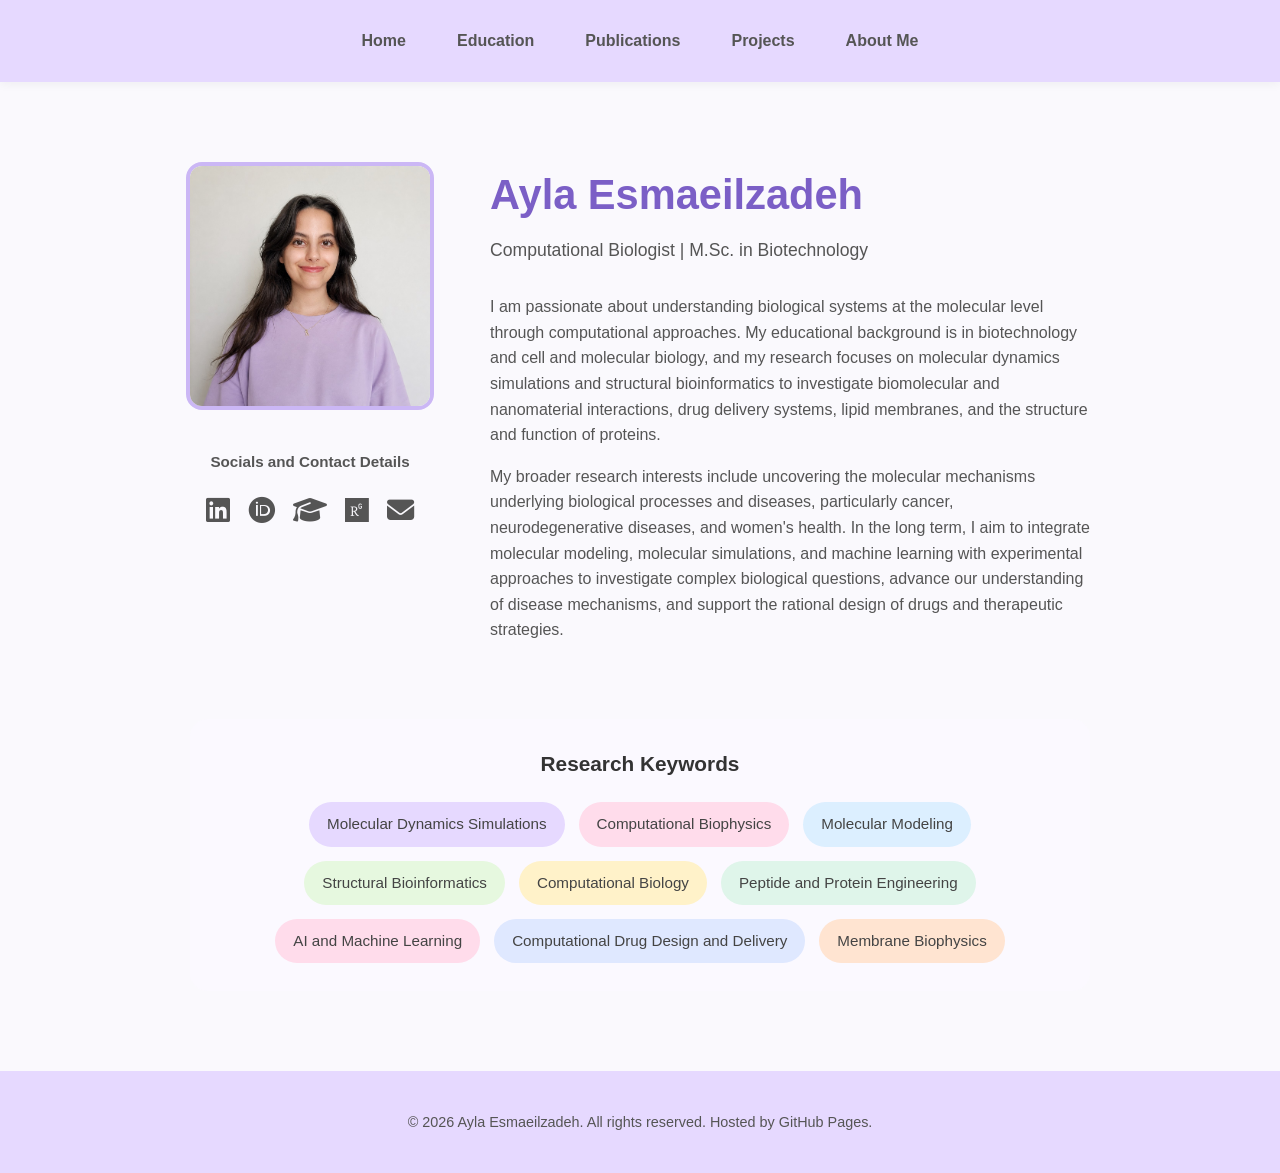
<file: index.html>
<!DOCTYPE html>
<html lang="en">
<head>
  <meta charset="UTF-8">
  <title>Ayla Esmaeilzadeh</title>

  <link rel="stylesheet" href="style.css">

  <!-- Font Awesome Icons -->
  <link rel="stylesheet"
        href="https://cdnjs.cloudflare.com/ajax/libs/font-awesome/6.5.2/css/all.min.css">
</head>

<body>

<nav>
  <a href="index.html">Home</a>
  <a href="education.html">Education</a>
  <a href="publications.html">Publications</a>
  <a href="projects.html">Projects</a>
  <a href="interests.html">About Me</a>
</nav>

<div class="container">

  <!-- Home Layout -->
  <div class="home">

    <!-- Left Column -->
    <div class="profile-section">

      <img src="images/profile.jpg"
           alt="Profile photo"
           class="profile-pic">

      <div class="contact-box">
        <h3>Socials and Contact Details</h3>

        <div class="social-icons">

          <a href="https://www.linkedin.com/in/ayla-esmaeilzadeh-b43726248/"
             target="_blank"
             aria-label="LinkedIn">
            <i class="fab fa-linkedin"></i>
          </a>

          <a href="https://orcid.org/0009-0009-0398-2998"
             target="_blank"
             aria-label="ORCID">
            <i class="fab fa-orcid"></i>
          </a>

          <a href="https://scholar.google.com/citations?user=DpHPRYr-ygQC&hl=en"
             target="_blank"
             aria-label="Google Scholar">
            <i class="fas fa-graduation-cap"></i>
          </a>

          <a href="https://www.researchgate.net/profile/Ayla-Esmaeilzadeh"
             target="_blank"
             rel="noopener noreferrer"
             aria-label="ResearchGate">
            <i class="fab fa-researchgate"></i>
          </a>
          
          <a href="mailto:aylaesmaeilzade@gmail.com"
             aria-label="Email">
            <i class="fas fa-envelope"></i>
          </a>

        </div>
      </div>

    </div>

    <!-- Right Column -->
    <div class="home-text">

      <h1>Ayla Esmaeilzadeh</h1>

      <p class="subtitle">
        Computational Biologist | M.Sc. in Biotechnology
      </p>

      <p>
        I am passionate about understanding biological systems at the molecular level through computational approaches. My educational background is in biotechnology and cell and molecular biology, and my research focuses on molecular dynamics simulations and structural bioinformatics to investigate biomolecular and nanomaterial interactions, drug delivery systems, lipid membranes, and the structure and function of proteins.

      <p>
        My broader research interests include uncovering the molecular mechanisms underlying biological processes and diseases, particularly cancer, neurodegenerative diseases, and women's health. In the long term, I aim to integrate molecular modeling, molecular simulations, and machine learning with experimental approaches to investigate complex biological questions, advance our understanding of disease mechanisms, and support the rational design of drugs and therapeutic strategies.
      </p>

    </div>

  </div>

  <!-- Research Keywords -->

  <div class="keywords-box">

    <h3>Research Keywords</h3>

    <div class="keyword-tags">
      
      <span class="keyword">Molecular Dynamics Simulations</span>
      <span class="keyword">Computational Biophysics</span>
      <span class="keyword">Molecular Modeling</span>
      <span class="keyword">Structural Bioinformatics</span>
      <span class="keyword">Computational Biology</span>
      <span class="keyword">Peptide and Protein Engineering</span>
      <span class="keyword">AI and Machine Learning</span>
      <span class="keyword">Computational Drug Design and Delivery</span>
      <span class="keyword">Membrane Biophysics</span>

    </div>

  </div>

</div>

<footer>
  <p>© 2026 Ayla Esmaeilzadeh. All rights reserved. Hosted by GitHub Pages.</p>
</footer>

</body>
</html>
</file>
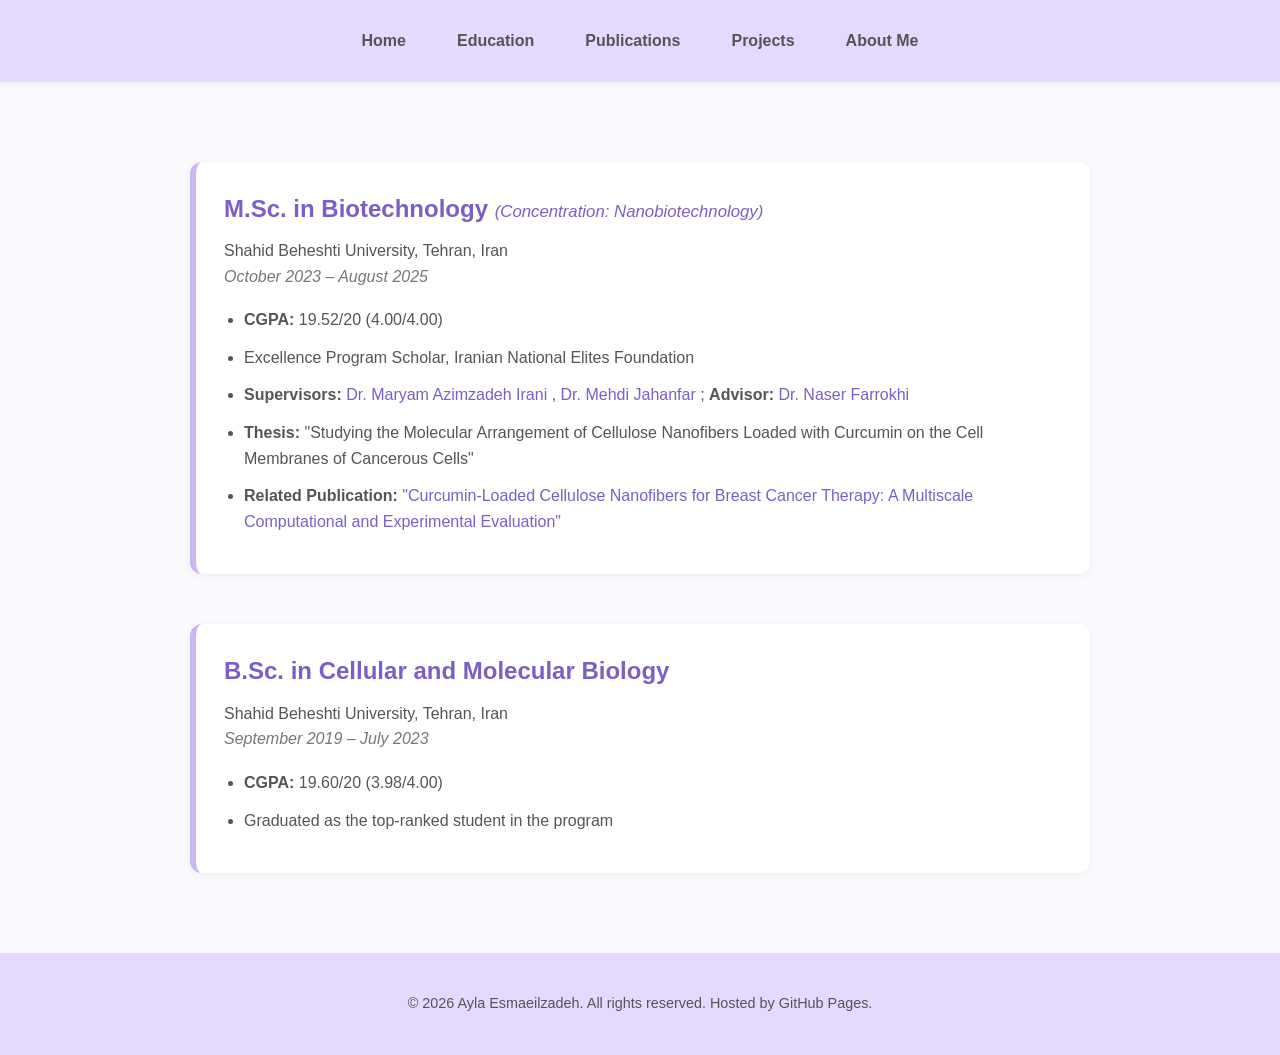
<file: education.html>
<!DOCTYPE html>

<html lang="en">
<head>
  <meta charset="UTF-8">
  <title>Education</title>
  <link rel="stylesheet" href="style.css">
</head>

<body>

<nav>
  <a href="index.html">Home</a>
  <a href="education.html">Education</a>
  <a href="publications.html">Publications</a>
  <a href="projects.html">Projects</a>
  <a href="interests.html">About Me</a>
</nav>

<div class="container">

  <!-- M.Sc. -->

  <div class="education-card">

    
<h3 class="degree-title">
  M.Sc. in Biotechnology
  <span class="concentration">
    (Concentration: Nanobiotechnology)
  </span>
</h3>

<p class="education-info">
  Shahid Beheshti University, Tehran, Iran
  <br>
  <span class="education-date">
    October 2023 – August 2025
  </span>
</p>

<ul class="education-list">

  <li>
    <strong>CGPA:</strong> 19.52/20 (4.00/4.00)
  </li>

  <li>
    Excellence Program Scholar,
    Iranian National Elites Foundation
  </li>

  <li>
    <strong>Supervisors:</strong>
    <a href="https://scholar.google.com/citations?user=M7ukgnEAAAAJ&hl=en"
       target="_blank">
      Dr. Maryam Azimzadeh Irani
    </a>,
    <a href="https://scholar.google.com/citations?user=tRwqeeoAAAAJ&hl=en"
       target="_blank">
      Dr. Mehdi Jahanfar
    </a>;
    <strong>Advisor:</strong>
    <a href="https://scholar.google.com/citations?user=ioUXQlUAAAAJ&hl=en"
       target="_blank">
      Dr. Naser Farrokhi
    </a>
  </li>

  <li>
    <strong>Thesis:</strong>
    "Studying the Molecular Arrangement of
    Cellulose Nanofibers Loaded with Curcumin
    on the Cell Membranes of Cancerous Cells"
  </li>

  <li>
    <strong>Related Publication:</strong>
    <a href="https://doi.org/10.2147/IJN.S631565"
       target="_blank">
      "Curcumin-Loaded Cellulose Nanofibers for Breast Cancer Therapy:
      A Multiscale Computational and Experimental Evaluation"
    </a>
  </li>

</ul>


  </div>

  <!-- B.Sc. -->

  <div class="education-card">


<h3 class="degree-title">
  B.Sc. in Cellular and Molecular Biology
</h3>

<p class="education-info">
  Shahid Beheshti University, Tehran, Iran
  <br>
  <span class="education-date">
    September 2019 – July 2023
  </span>
</p>

<ul class="education-list">

  <li>
    <strong>CGPA:</strong> 19.60/20 (3.98/4.00)
  </li>

  <li>
    Graduated as the top-ranked student
    in the program
  </li>

</ul>


  </div>

</div>

<footer>
  <p>© 2026 Ayla Esmaeilzadeh. All rights reserved. Hosted by GitHub Pages.</p>
</footer>

</body>
</html>
</file>
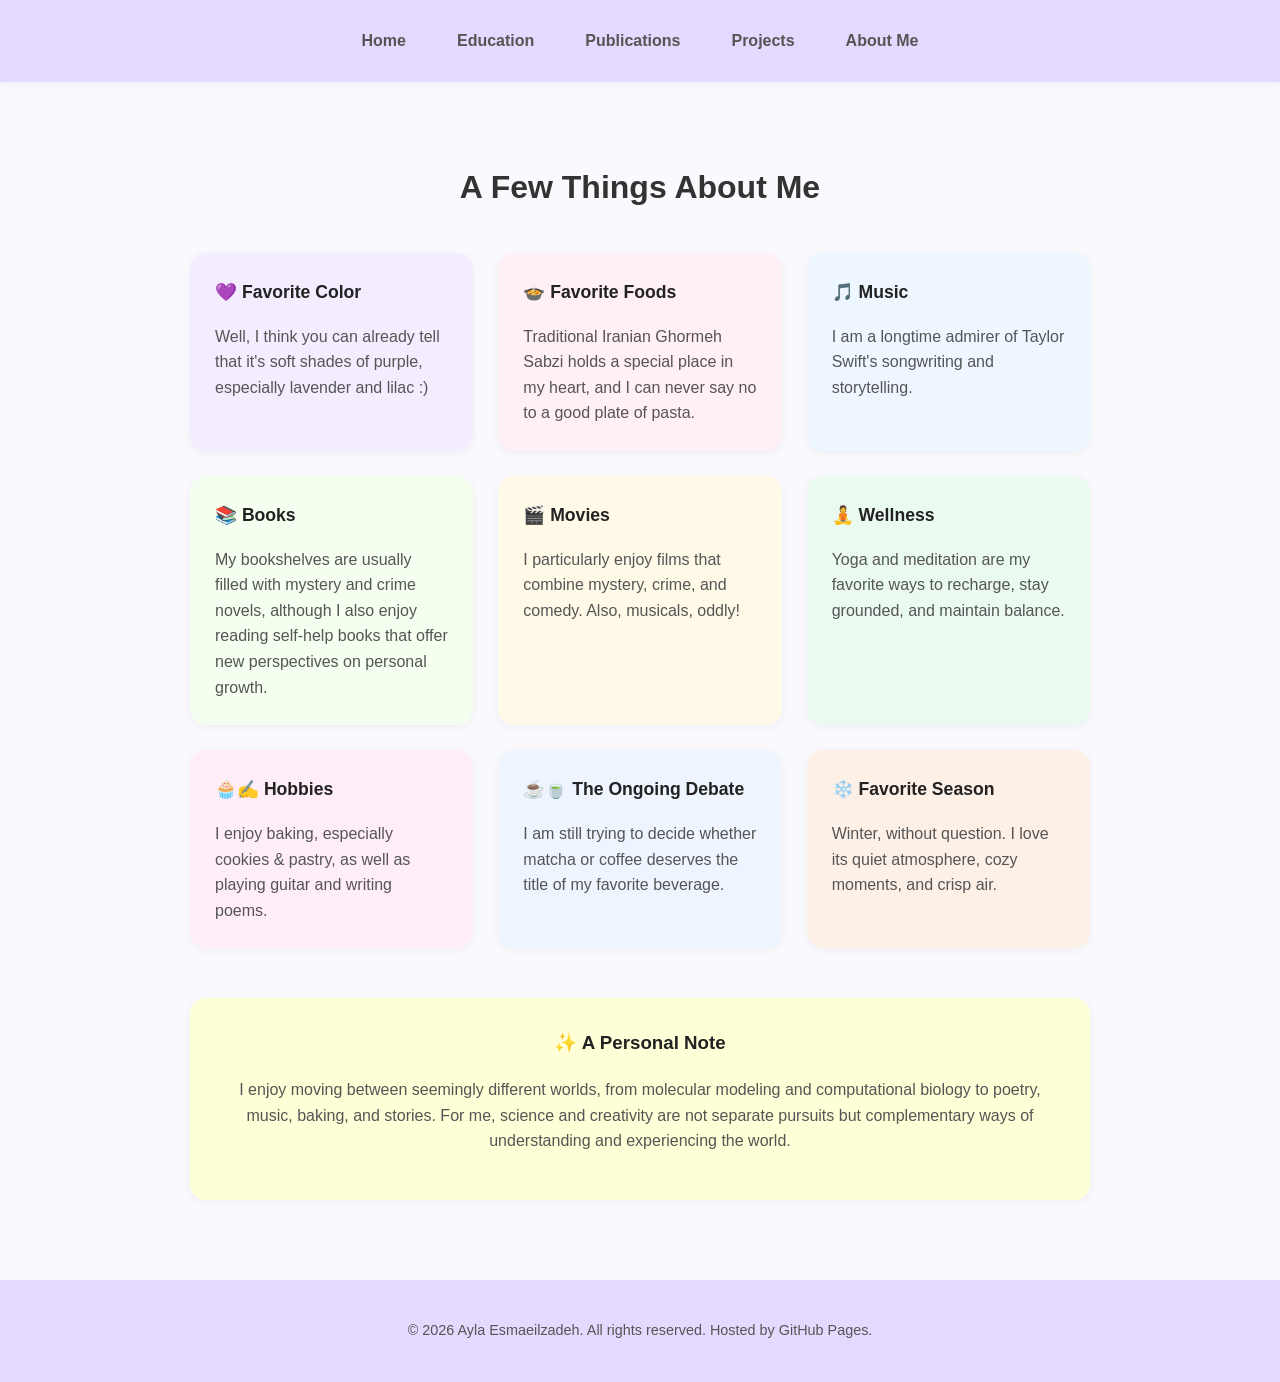
<file: interests.html>
<!DOCTYPE html>
<html lang="en">
<head>
  <meta charset="UTF-8">
  <title>Personal Interests</title>
  <link rel="stylesheet" href="style.css">
</head>

<body>

<nav>
  <a href="index.html">Home</a>
  <a href="education.html">Education</a>
  <a href="publications.html">Publications</a>
  <a href="projects.html">Projects</a>
  <a href="interests.html">About Me</a>
</nav>

<div class="container">

 <h2 class="section-title interests-title">A Few Things About Me</h2>

  <div class="interests-grid">

    <div class="interest-card">
      <h3>💜 Favorite Color</h3>
      <p>
        Well, I think you can already tell that it's soft shades of purple, especially lavender and lilac :)
      </p>
    </div>

    <div class="interest-card">
      <h3>🍲 Favorite Foods</h3>
      <p>
        Traditional Iranian Ghormeh Sabzi holds a special place in my heart,
        and I can never say no to a good plate of pasta.
      </p>
    </div>

    <div class="interest-card">
      <h3>🎵 Music</h3>
      <p>
        I am a longtime admirer of Taylor Swift's songwriting and storytelling.
      </p>
    </div>

    <div class="interest-card">
      <h3>📚 Books</h3>
      <p>
        My bookshelves are usually filled with mystery and crime novels,
        although I also enjoy reading self-help books that offer new
        perspectives on personal growth.
      </p>
    </div>

    <div class="interest-card">
      <h3>🎬 Movies</h3>
      <p>
        I particularly enjoy films that combine mystery, crime, and comedy. Also, musicals, oddly!
      </p>
    </div>

    <div class="interest-card">
      <h3>🧘 Wellness</h3>
      <p>
        Yoga and meditation are my favorite ways to recharge, stay grounded,
        and maintain balance.
      </p>
    </div>

   <div class="interest-card">
     <h3>🧁✍️ Hobbies</h3>
     <p>
      I enjoy baking, especially cookies & pastry, as well as playing guitar and
       writing poems.
      </p>
   </div>

    <div class="interest-card">
      <h3>☕🍵 The Ongoing Debate</h3>
      <p>
        I am still trying to decide whether matcha or coffee deserves the
        title of my favorite beverage.
      </p>
    </div>

    <div class="interest-card">
      <h3>❄️ Favorite Season</h3>
      <p>
        Winter, without question. I love its quiet atmosphere, cozy moments,
        and crisp air.
      </p>
    </div>

  </div>

  <div class="personal-note">
    <h3>✨ A Personal Note</h3>

    <p>
      I enjoy moving between seemingly different worlds, from molecular
      modeling and computational biology to poetry, music, baking, and
      stories. For me, science and creativity are not separate pursuits but
      complementary ways of understanding and experiencing the world.
    </p>
  </div>

</div>
<footer>
  <p>© 2026 Ayla Esmaeilzadeh. All rights reserved. Hosted by GitHub Pages. </p>
</footer>
</body>
</html>
</file>
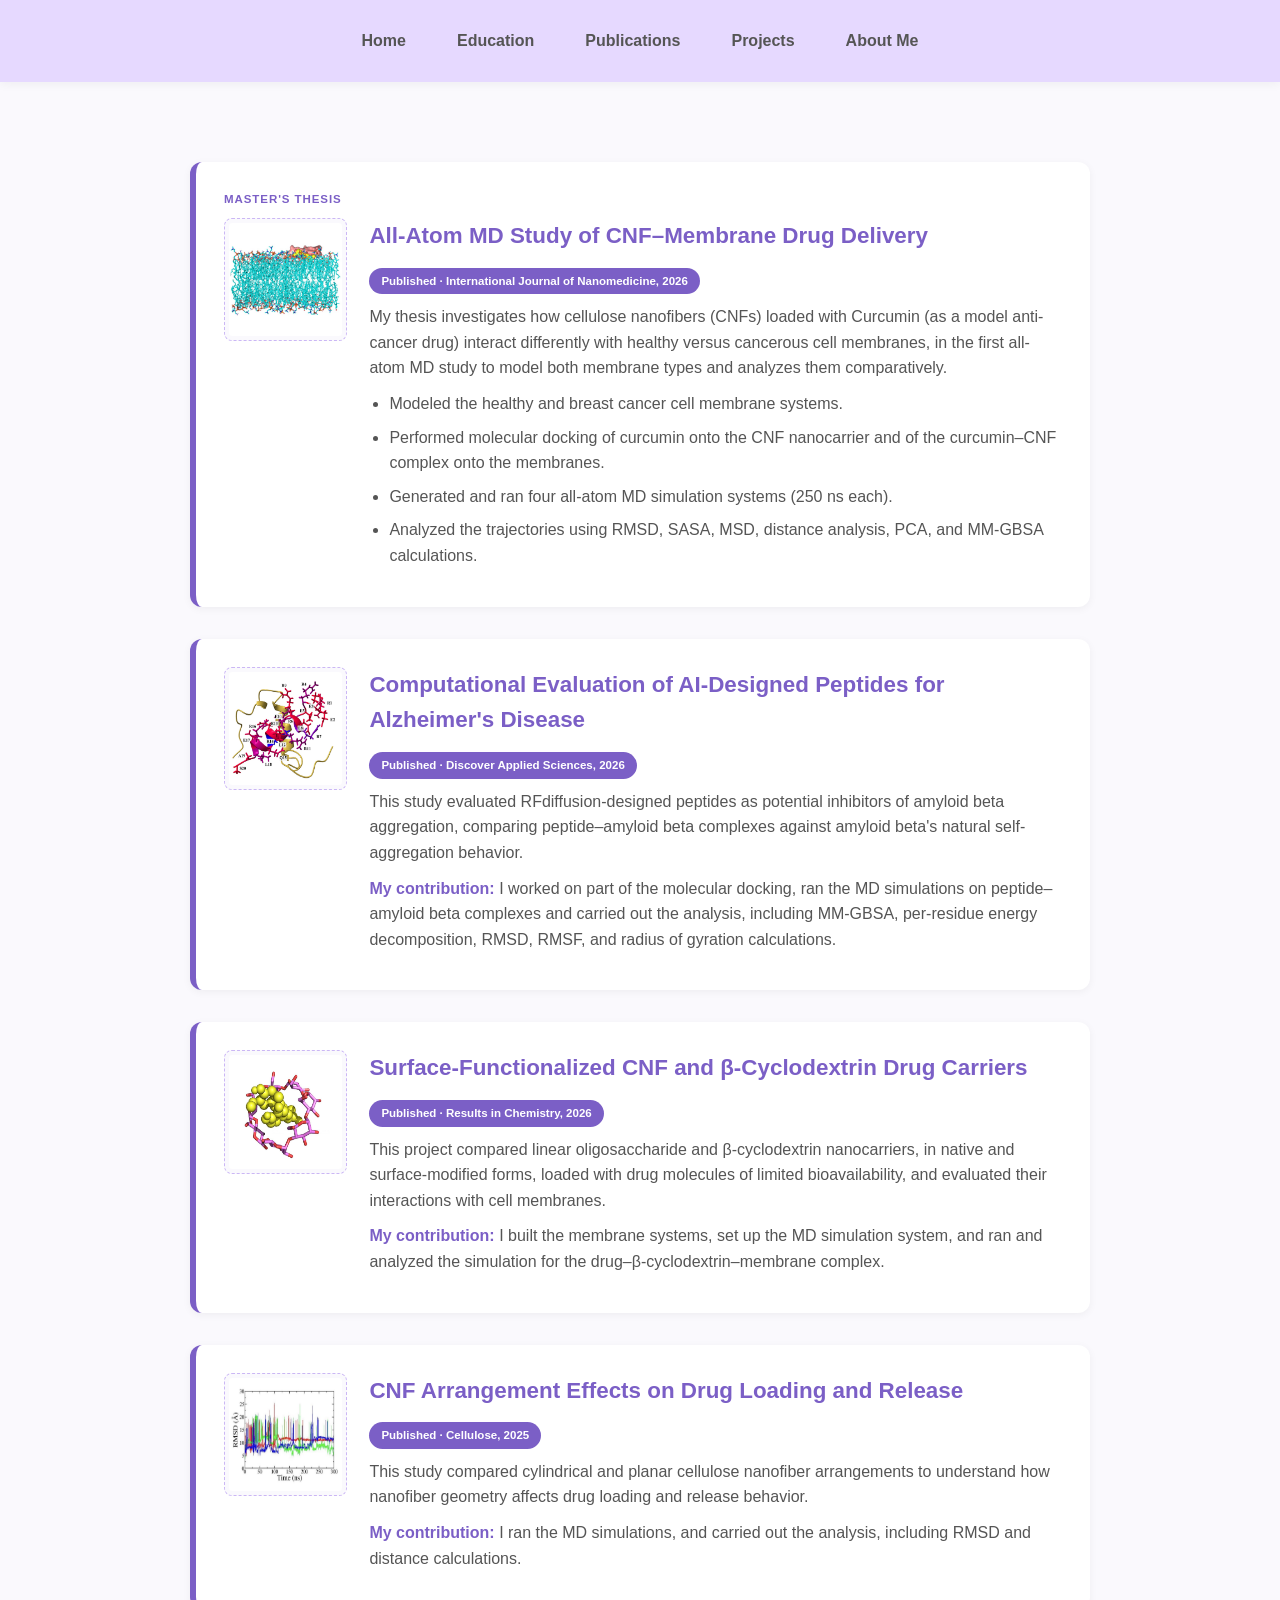
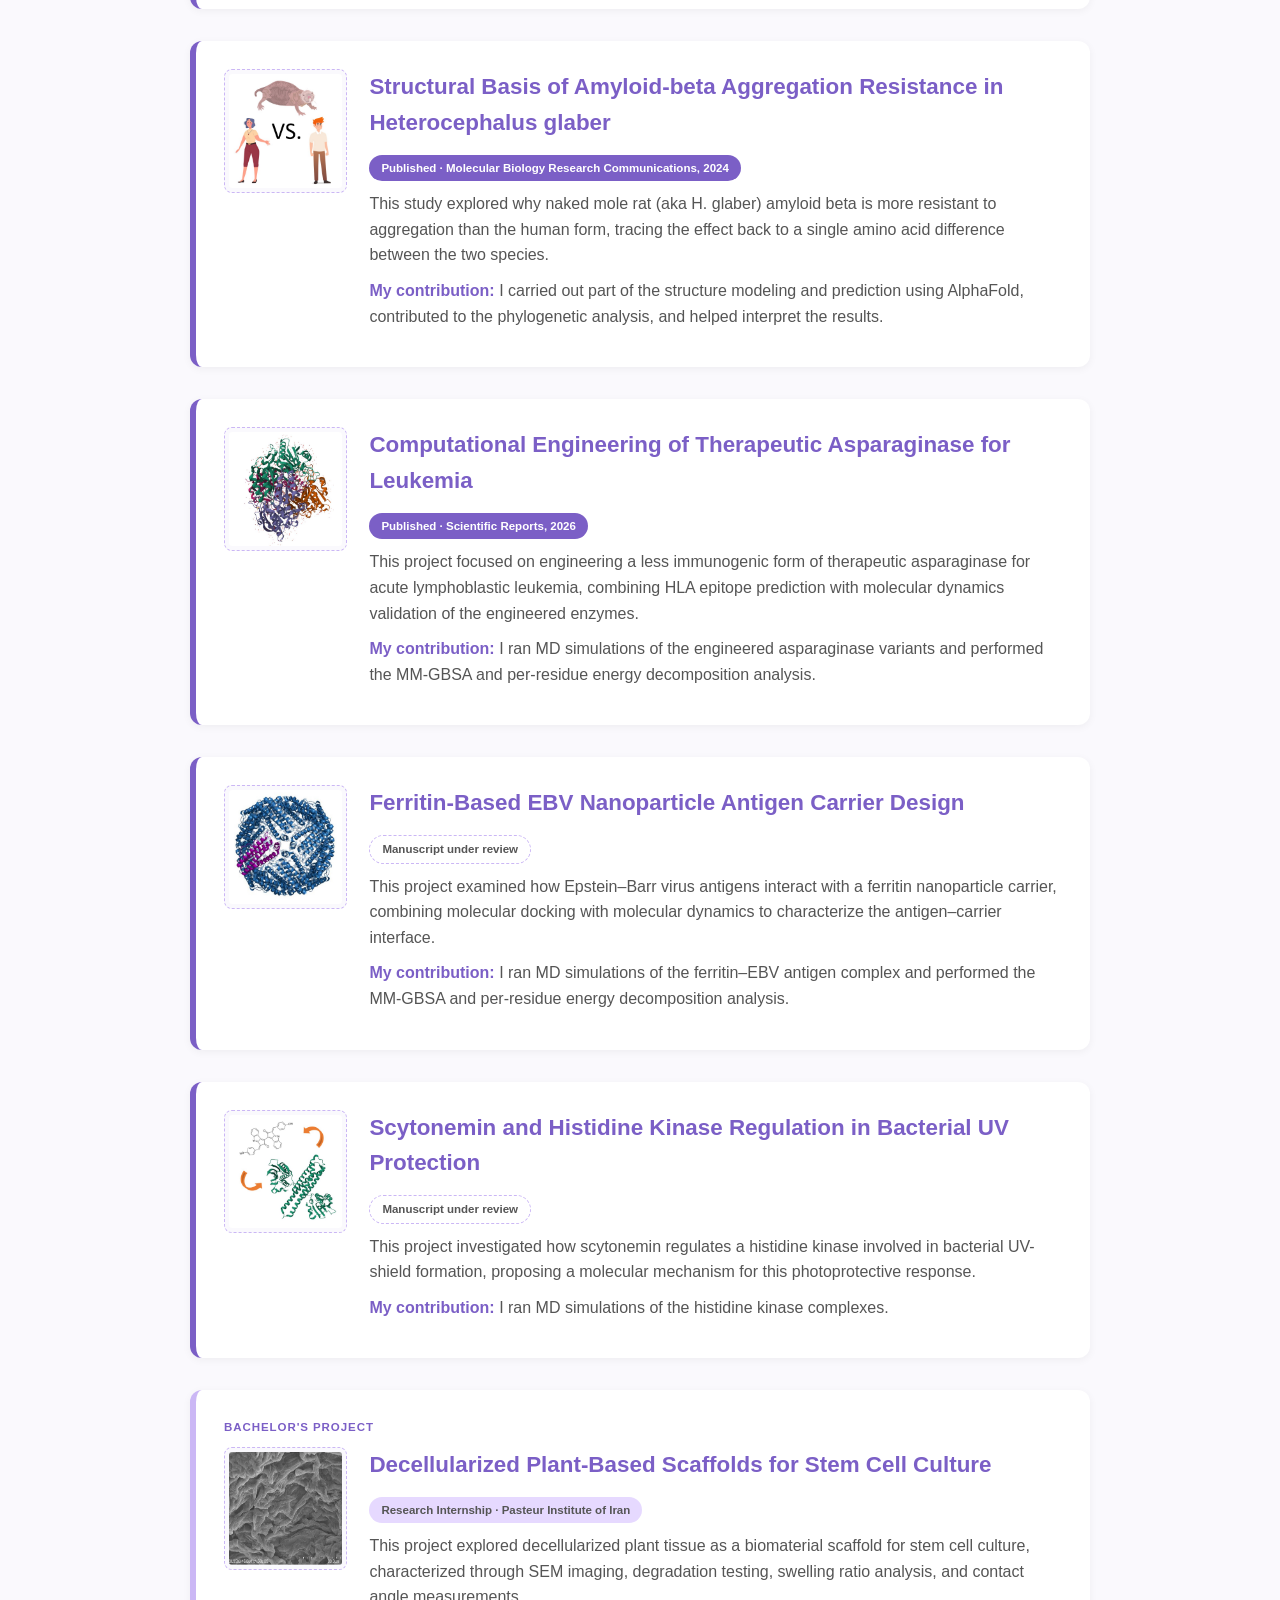
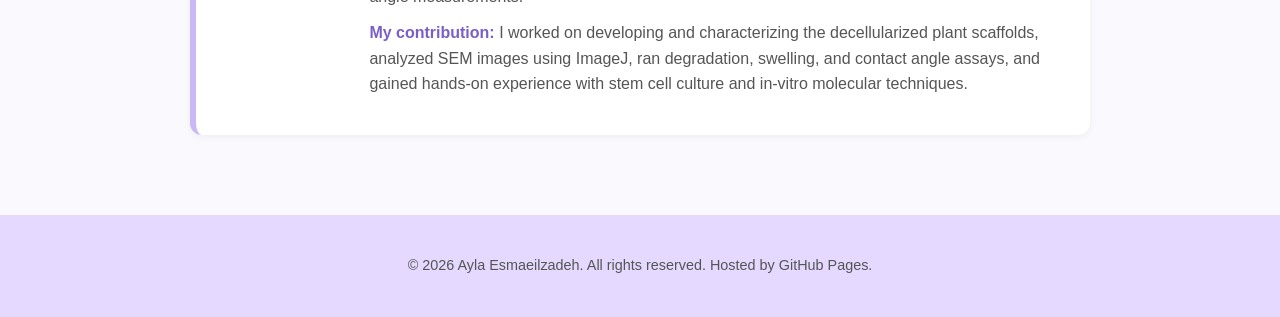
<file: projects.html>
<!DOCTYPE html>
<html lang="en">
<head>
  <meta charset="UTF-8">
  <title>Projects</title>
  <link rel="stylesheet" href="style.css">
</head>

<body>

<nav>
  <a href="index.html">Home</a>
  <a href="education.html">Education</a>
  <a href="publications.html">Publications</a>
  <a href="projects.html">Projects</a>
  <a href="interests.html">About Me</a>
</nav>

<div class="container">

  <!-- Master's Thesis -->
  <div class="project-card">
    <span class="project-label">Master's Thesis</span>

    <div class="project-body">

      <img src="images/mastersthesis.jpg"
           alt="CNF-membrane simulation snapshot"
           class="project-figure">

      <div class="project-content">

        <div class="project-header">
          <h3 class="project-title">
            All-Atom MD Study of CNF–Membrane Drug Delivery
          </h3>

          <span class="status-tag published">
            Published · International Journal of Nanomedicine, 2026
          </span>
        </div>

        <p>
          My thesis investigates how cellulose nanofibers (CNFs) loaded with
          Curcumin (as a model anti-cancer drug) interact differently with healthy versus cancerous cell
          membranes, in the first all-atom MD study to model both membrane
          types and analyzes them comparatively.
        </p>

        <ul>
          <li>Modeled the healthy and breast cancer cell membrane systems.</li>
          <li>Performed molecular docking of curcumin onto the CNF nanocarrier and of the curcumin–CNF complex onto the membranes.</li>
          <li>Generated and ran four all-atom MD simulation systems (250 ns each).</li>
          <li>Analyzed the trajectories using RMSD, SASA, MSD, distance analysis, PCA, and MM-GBSA calculations.</li>
        </ul>

      </div>
    </div>
  </div>


  <!-- Project 1 -->
  <div class="project-card">

    <div class="project-body">

      <img src="images/project1.jpg"
           alt="Peptide-amyloid beta complex"
           class="project-figure">

      <div class="project-content">

        <div class="project-header">
          <h3 class="project-title">
            Computational Evaluation of AI-Designed Peptides for Alzheimer's Disease
          </h3>

          <span class="status-tag published">
            Published · Discover Applied Sciences, 2026
          </span>
        </div>

        <p>
          This study evaluated RFdiffusion-designed peptides as potential
          inhibitors of amyloid beta aggregation, comparing peptide–amyloid
          beta complexes against amyloid beta's natural self-aggregation
          behavior.
        </p>

        <p class="contribution">
          <strong>My contribution:</strong> I worked on part of the molecular docking,
          ran the MD simulations on peptide–amyloid beta complexes and carried out the analysis, including
          MM-GBSA, per-residue energy decomposition, RMSD, RMSF, and radius of
          gyration calculations.
        </p>

      </div>
    </div>
  </div>

  
  <!-- Project 2 -->
  <div class="project-card in-review">

    <div class="project-body">

      <img src="images/project4.jpg"
           alt="Drug-cyclodextrin-membrane complex"
           class="project-figure">

      <div class="project-content">

        <div class="project-header">
          <h3 class="project-title">
            Surface-Functionalized CNF and β-Cyclodextrin Drug Carriers
          </h3>

          <span class="status-tag published">
            Published · Results in Chemistry, 2026
          </span>
        </div>

        <p>
          This project compared linear oligosaccharide and β-cyclodextrin
          nanocarriers, in native and surface-modified forms, loaded with drug
          molecules of limited bioavailability, and evaluated their
          interactions with cell membranes.
        </p>

        <p class="contribution">
          <strong>My contribution:</strong> I built the membrane systems, set
          up the MD simulation system, and ran and analyzed the simulation
          for the drug–β-cyclodextrin–membrane complex.
        </p>

      </div>
    </div>
  </div>

  
  <!-- Project 3 -->
  <div class="project-card">

    <div class="project-body">

      <img src="images/project2.jpg"
           alt="Cylindrical vs planar CNF configuration"
           class="project-figure">

      <div class="project-content">

        <div class="project-header">
          <h3 class="project-title">
            CNF Arrangement Effects on Drug Loading and Release
          </h3>

          <span class="status-tag published">
            Published · Cellulose, 2025
          </span>
        </div>

        <p>
          This study compared cylindrical and planar cellulose nanofiber
          arrangements to understand how nanofiber geometry affects drug
          loading and release behavior.
        </p>

        <p class="contribution">
          <strong>My contribution:</strong> I ran the MD simulations, and carried out the analysis, including
          RMSD and distance calculations.
        </p>

      </div>
    </div>
  </div>

  
  <!-- Project 4 -->
  <div class="project-card">

    <div class="project-body">

      <img src="images/project3.jpg"
           alt="Amyloid beta dimer structure comparison"
           class="project-figure">

      <div class="project-content">

        <div class="project-header">
          <h3 class="project-title">
            Structural Basis of Amyloid-beta Aggregation Resistance in Heterocephalus glaber
          </h3>

          <span class="status-tag published">
            Published · Molecular Biology Research Communications, 2024
          </span>
        </div>

        <p>
          This study explored why naked mole rat (aka H. glaber) amyloid beta is more
          resistant to aggregation than the human form, tracing the effect back
          to a single amino acid difference between the two species.
        </p>

        <p class="contribution">
          <strong>My contribution:</strong> I carried out part of the structure
          modeling and prediction using AlphaFold, contributed to the
          phylogenetic analysis, and helped interpret the results.
        </p>

      </div>
    </div>
  </div>


  <!-- Project 5 -->
  <div class="project-card in-review">

    <div class="project-body">

      <img src="images/project5.JPG"
           alt="Engineered asparaginase structure"
           class="project-figure">

      <div class="project-content">

        <div class="project-header">
          <h3 class="project-title">
            Computational Engineering of Therapeutic Asparaginase for Leukemia
          </h3>

          <span class="status-tag published">
            Published · Scientific Reports, 2026
          </span>
        </div>

        <p>
          This project focused on engineering a less immunogenic form of
          therapeutic asparaginase for acute lymphoblastic leukemia, combining
          HLA epitope prediction with molecular dynamics validation of the
          engineered enzymes.
        </p>

        <p class="contribution">
          <strong>My contribution:</strong> I ran MD simulations of the
          engineered asparaginase variants and performed the MM-GBSA and per-residue energy decomposition analysis.
        </p>

      </div>
    </div>
  </div>


  <!-- Project 6 -->
  <div class="project-card in-review">

    <div class="project-body">

      <img src="images/project6.JPG"
           alt="Ferritin-EBV antigen complex"
           class="project-figure">

      <div class="project-content">

        <div class="project-header">
          <h3 class="project-title">
            Ferritin-Based EBV Nanoparticle Antigen Carrier Design
          </h3>

          <span class="status-tag in-review-tag">
            Manuscript under review
          </span>
        </div>

        <p>
          This project examined how Epstein–Barr virus antigens interact
          with a ferritin nanoparticle carrier, combining molecular docking
          with molecular dynamics to characterize the antigen–carrier
          interface.
        </p>

        <p class="contribution">
          <strong>My contribution:</strong> I ran MD simulations of the
          ferritin–EBV antigen complex and performed the
          MM-GBSA and per-residue energy decomposition analysis.
        </p>

      </div>
    </div>
  </div>


  <!-- Project 7 -->
  <div class="project-card in-review">

    <div class="project-body">

      <img src="images/project7.jpg"
           alt="Scytonemin-histidine kinase complex"
           class="project-figure">

      <div class="project-content">

        <div class="project-header">
          <h3 class="project-title">
            Scytonemin and Histidine Kinase Regulation in Bacterial UV Protection
          </h3>

          <span class="status-tag in-review-tag">
            Manuscript under review
          </span>
        </div>

        <p>
          This project investigated how scytonemin regulates a
          histidine kinase involved in bacterial UV-shield formation,
          proposing a molecular mechanism for this photoprotective response.
        </p>

        <p class="contribution">
          <strong>My contribution:</strong> I ran MD simulations of the
          histidine kinase complexes.
        </p>

      </div>
    </div>
  </div>


  <!-- Bachelor's Project -->
  <div class="project-card internship">

    <span class="project-label">Bachelor's Project</span>

    <div class="project-body">

      <img src="images/project8.jpg"
           alt="Decellularized plant scaffold SEM image"
           class="project-figure">

      <div class="project-content">

        <div class="project-header">
          <h3 class="project-title">
            Decellularized Plant-Based Scaffolds for Stem Cell Culture
          </h3>

          <span class="status-tag internship-tag">
            Research Internship · Pasteur Institute of Iran
          </span>
        </div>

        <p>
          This project explored decellularized plant tissue as a biomaterial
          scaffold for stem cell culture, characterized through SEM imaging,
          degradation testing, swelling ratio analysis, and contact angle
          measurements.
        </p>

        <p class="contribution">
          <strong>My contribution:</strong> I worked on developing and
          characterizing the decellularized plant scaffolds, analyzed SEM
          images using ImageJ, ran degradation, swelling, and contact angle
          assays, and gained hands-on experience with stem cell culture and
          in-vitro molecular techniques.
        </p>

      </div>
    </div>
  </div>

</div>
  
<footer>
  <p>© 2026 Ayla Esmaeilzadeh. All rights reserved. Hosted by GitHub Pages. </p>
</footer>

</body>
</html>
</file>
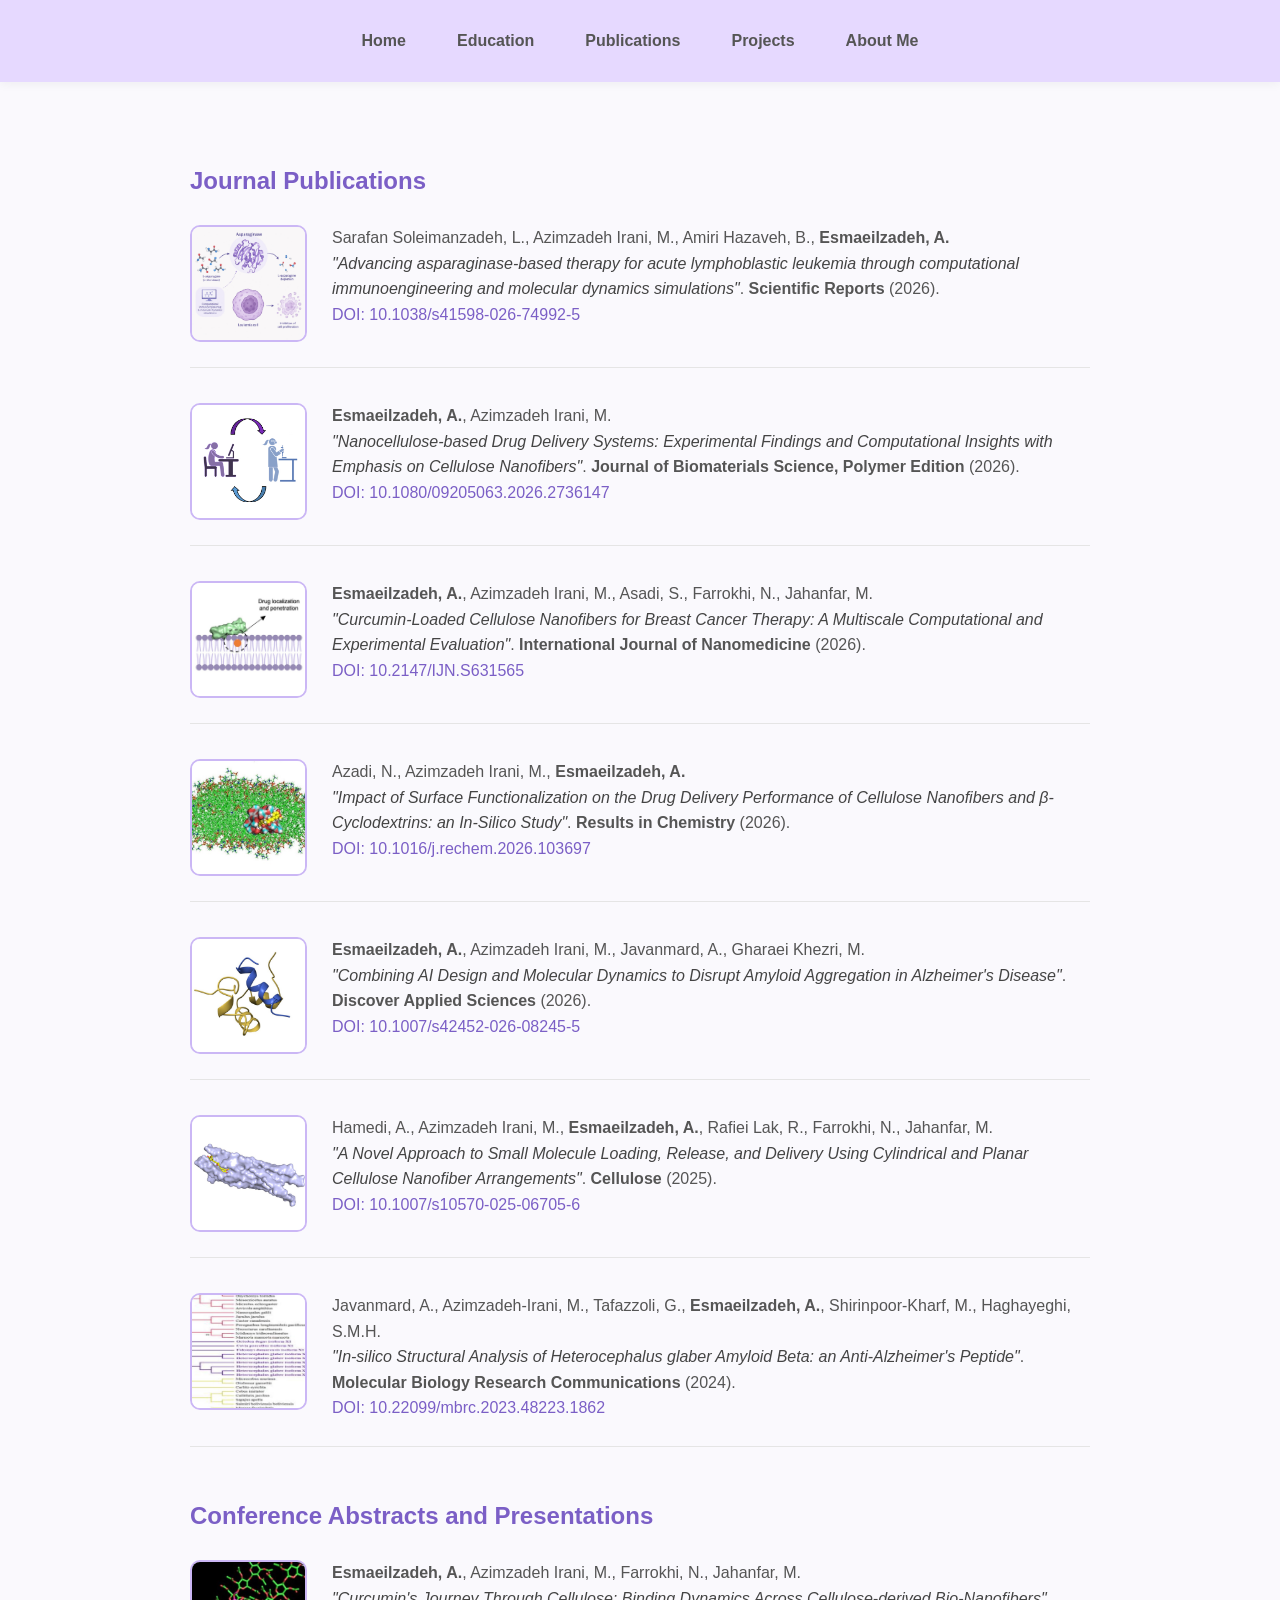
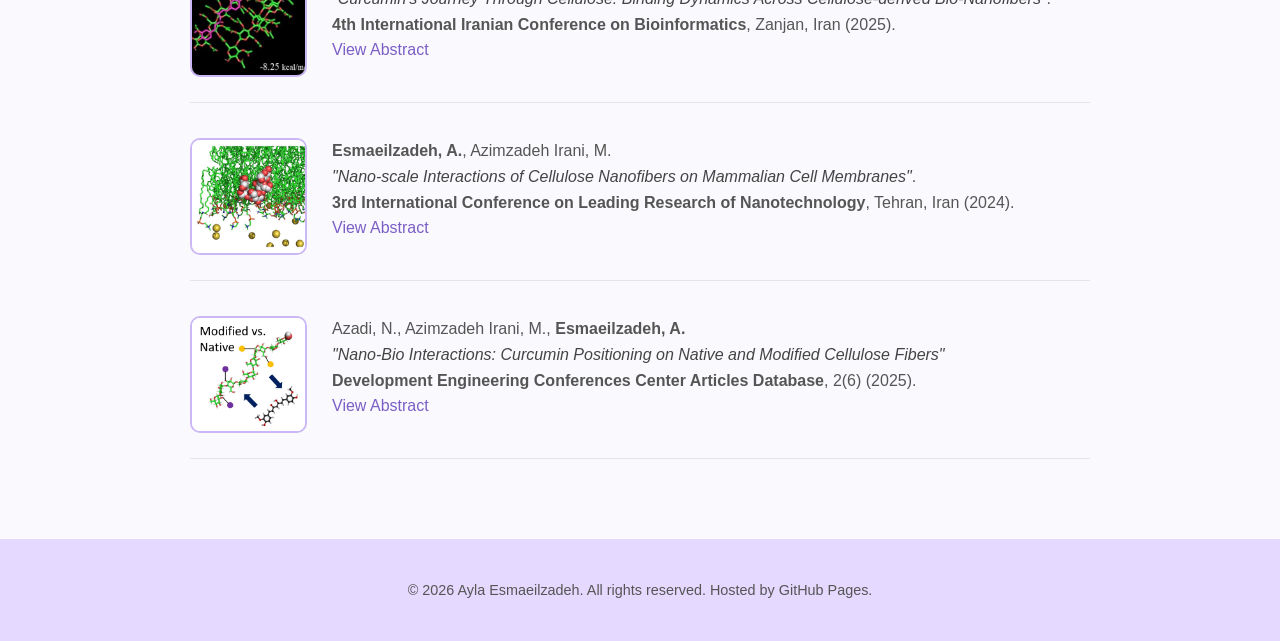
<file: publications.html>
<!DOCTYPE html>
<html lang="en">
<head>
  <meta charset="UTF-8">
  <title>Publications</title>
  <link rel="stylesheet" href="style.css">
</head>

<body>

<nav>
  <a href="index.html">Home</a>
  <a href="education.html">Education</a>
  <a href="publications.html">Publications</a>
  <a href="projects.html">Projects</a>
  <a href="interests.html">About Me</a>
</nav>

<div class="container">

  <h3 class="subsection-title">Journal Publications</h3>

    <div class="publication-item">
  <img src="images/paper5.jpg"
       alt="Advancing asparaginase-based therapy for acute lymphoblastic leukemia"
       class="publication-image">

  <div class="publication-text">
    <p>
      Sarafan Soleimanzadeh, L., Azimzadeh Irani, M., Amiri Hazaveh, B., <strong>Esmaeilzadeh, A.</strong>
      <br>
      <em>"Advancing asparaginase-based therapy for acute lymphoblastic leukemia through computational immunoengineering and molecular dynamics simulations"</em>.
      <strong>Scientific Reports</strong>
      (2026).
      <br>
      <a href="https://doi.org/10.1038/s41598-026-74992-5"
         target="_blank"
         rel="noopener noreferrer">
        DOI: 10.1038/s41598-026-74992-5
      </a>
    </p>
  </div>
</div>

  
  <div class="publication-item">
  <img src="images/review.jpg"
       alt="Nanocellulose-based drug delivery systems review"
       class="publication-image">

  <div class="publication-text">
    <p>
      <strong>Esmaeilzadeh, A.</strong>, Azimzadeh Irani, M.
      <br>
      <em>"Nanocellulose-based Drug Delivery Systems: Experimental Findings
      and Computational Insights with Emphasis on Cellulose Nanofibers"</em>.
      <strong>Journal of Biomaterials Science, Polymer Edition</strong>
      (2026).
      <br>
      <a href="https://doi.org/10.1080/09205063.2026.2736147"
         target="_blank"
         rel="noopener noreferrer">
        DOI: 10.1080/09205063.2026.2736147
      </a>
    </p>
  </div>
</div>

  
  <div class="publication-item">
  <img src="images/thesispaper.jpg"
       alt="Publication figure"
       class="publication-image">

  <div class="publication-text">
    <p>
      <strong>Esmaeilzadeh, A.</strong>, Azimzadeh Irani, M., Asadi, S., Farrokhi, N., Jahanfar, M.
      <br>
      <em>"Curcumin-Loaded Cellulose Nanofibers for Breast Cancer Therapy: A Multiscale Computational and Experimental Evaluation"</em>.
      <strong>International Journal of Nanomedicine</strong> (2026).
      <br>
      <a href="https://doi.org/10.2147/IJN.S631565"
         target="_blank">
        DOI: 10.2147/IJN.S631565
      </a>
    </p>
  </div>
</div>

  
<div class="publication-item">
  <img src="images/paper4.jpg"
       alt="Publication figure"
       class="publication-image">

  <div class="publication-text">
    <p>
      Azadi, N., Azimzadeh Irani, M.,
      <strong>Esmaeilzadeh, A.</strong>
      <br>
      <em>"Impact of Surface Functionalization on the Drug Delivery Performance of Cellulose Nanofibers and β-Cyclodextrins: an In-Silico Study"</em>.
      <strong>Results in Chemistry</strong> (2026).
      <br>
      <a href="https://doi.org/10.1016/j.rechem.2026.103697"
         target="_blank">
        DOI: 10.1016/j.rechem.2026.103697
      </a>
    </p>
  </div>
</div>
  
  <div class="publication-item">
    <img src="images/paper1.jpg" alt="Publication figure" class="publication-image">

    <div class="publication-text">
      <p>
        <strong>Esmaeilzadeh, A.</strong>, Azimzadeh Irani, M., Javanmard, A.,
        Gharaei Khezri, M.
        <br>
        <em>"Combining AI Design and Molecular Dynamics to Disrupt Amyloid
        Aggregation in Alzheimer's Disease"</em>.
        <strong>Discover Applied Sciences</strong> (2026).
        <br>
        <a href="https://doi.org/10.1007/s42452-026-08245-5"
           target="_blank">
          DOI: 10.1007/s42452-026-08245-5
        </a>
      </p>
    </div>
  </div>


  <div class="publication-item">
    <img src="images/paper2.jpg" alt="Publication figure" class="publication-image">

    <div class="publication-text">
      <p>
        Hamedi, A., Azimzadeh Irani, M.,
        <strong>Esmaeilzadeh, A.</strong>, Rafiei Lak, R.,
        Farrokhi, N., Jahanfar, M.
        <br>
        <em>"A Novel Approach to Small Molecule Loading, Release, and Delivery
        Using Cylindrical and Planar Cellulose Nanofiber Arrangements"</em>.
        <strong>Cellulose</strong> (2025).
        <br>
        <a href="https://doi.org/10.1007/s10570-025-06705-6"
           target="_blank">
          DOI: 10.1007/s10570-025-06705-6
        </a>
      </p>
    </div>
  </div>


  <div class="publication-item">
    <img src="images/paper3.jpg" alt="Publication figure" class="publication-image">

    <div class="publication-text">
      <p>
        Javanmard, A., Azimzadeh-Irani, M., Tafazzoli, G.,
        <strong>Esmaeilzadeh, A.</strong>, Shirinpoor-Kharf, M.,
        Haghayeghi, S.M.H.
        <br>
        <em>"In-silico Structural Analysis of Heterocephalus glaber Amyloid
        Beta: an Anti-Alzheimer's Peptide"</em>.
        <strong>Molecular Biology Research Communications</strong> (2024).
        <br>
        <a href="https://doi.org/10.22099/mbrc.2023.48223.1862"
           target="_blank">
          DOI: 10.22099/mbrc.2023.48223.1862
        </a>
      </p>
    </div>
  </div>


  <h3 class="subsection-title">
    Conference Abstracts and Presentations
  </h3>


  <div class="publication-item">
    <img src="images/conference1.jpg"
         alt="Conference figure"
         class="publication-image">

    <div class="publication-text">
      <p>
        <strong>Esmaeilzadeh, A.</strong>, Azimzadeh Irani, M.,
        Farrokhi, N., Jahanfar, M.
        <br>
        <em>"Curcumin's Journey Through Cellulose: Binding Dynamics Across
        Cellulose-derived Bio-Nanofibers"</em>.
        <br>
        <strong>4th International Iranian Conference on Bioinformatics</strong>,
        Zanjan, Iran (2025).
        <br>
        <a href="https://civilica.com/doc/2241909/"
           target="_blank">
          View Abstract
        </a>
      </p>
    </div>
  </div>


  <div class="publication-item">
    <img src="images/conference2.jpg"
         alt="Conference figure"
         class="publication-image">

    <div class="publication-text">
      <p>
        <strong>Esmaeilzadeh, A.</strong>, Azimzadeh Irani, M.
        <br>
        <em>"Nano-scale Interactions of Cellulose Nanofibers on Mammalian Cell
        Membranes"</em>.
        <br>
        <strong>3rd International Conference on Leading Research of
        Nanotechnology</strong>, Tehran, Iran (2024).
        <br>
        <a href="https://civilica.com/doc/2106007/"
           target="_blank">
          View Abstract
        </a>
      </p>
    </div>
  </div>
  
 <div class="publication-item">
  <img src="images/conference3.jpg"
       alt="Conference figure"
       class="publication-image">

   <div class="publication-text">
    <p>
      Azadi, N., Azimzadeh Irani, M.,
      <strong>Esmaeilzadeh, A.</strong>
      <br>
      <em>"Nano-Bio Interactions: Curcumin Positioning on Native and Modified Cellulose Fibers"</em>
      <br>
      <strong>Development Engineering Conferences Center Articles Database</strong>,
      2(6) (2025).
      <br>
      <a href="https://pubs.bcnf.ir/index.php/Articles/article/view/440"
         target="_blank">
        View Abstract
      </a>
    </p>
   </div>
 </div>
  
</div>
<footer>
  <p>© 2026 Ayla Esmaeilzadeh. All rights reserved. Hosted by GitHub Pages. </p>
</footer>
</body>
</html>
</file>
<file: style.css>
/* ===== Color palette ===== */
:root {
  --lavender: #e6d9ff;
  --lilac: #cbb7f5;
  --purple: #7b5fc6;
  --soft-gray: #555;
  --bg: #faf9fd;
}
/* ===== Global styles ===== */
body {
  margin: 0;
  font-family: "Inter", "Helvetica Neue", sans-serif;
  background-color: var(--bg);
  color: var(--soft-gray);
  line-height: 1.6;
}
a {
  text-decoration: none;
  color: var(--purple);
}
a:hover {
  text-decoration: underline;
}

/* ===== Navigation ===== */

nav {
  display: flex;
  justify-content: center;
  gap: 15px;
  padding: 18px 20px;
  background-color: var(--lavender);
  box-shadow: 0 2px 10px rgba(0,0,0,0.05);
  flex-wrap: wrap;
}

nav a {
  color: var(--soft-gray);
  font-weight: 600;
  padding: 10px 18px;
  border-radius: 999px; /* makes pill-shaped buttons */
  transition: all 0.25s ease;
}

nav a:hover {
  background-color: white;
  color: var(--purple);
  text-decoration: none;
  transform: translateY(-2px);
  box-shadow: 0 3px 8px rgba(0,0,0,0.08);
}

/* ===== Main layout ===== */
.container {
  max-width: 900px;
  margin: 80px auto;
  padding: 0 20px;
}
/* ===== Home page layout ===== */
.home {
  display: flex;
  gap: 60px;
  align-items: flex-start;
}
.profile-section {
  display: flex;
  flex-direction: column;
  align-items: center;
  min-width: 240px;
}
.profile-pic {
  width: 240px;
  height: 240px;
  border-radius: 16px;
  object-fit: cover;
  border: 4px solid var(--lilac);
}
.contact-box {
  margin-top: 25px;
  text-align: center;
}
.contact-box h3 {
  margin-bottom: 15px;
  font-size: 0.95rem;
  color: var(--soft-gray);
  font-weight: 600;
}
.social-icons {
  display: flex;
  justify-content: center;
  gap: 18px;
}
.social-icons a {
  color: #555;
  font-size: 1.7rem;
  transition: color 0.3s ease,
              transform 0.2s ease;
}
.social-icons a:hover {
  color: var(--purple);
  transform: translateY(-2px);
  text-decoration: none;
}
.home-text h1 {
  margin: 0;
  font-size: 2.6rem;
  color: var(--purple);
}
.subtitle {
  font-size: 1.1rem;
  margin-top: 8px;
  margin-bottom: 30px;
}
.section-title {
  font-size: 2rem;
  color: var(--purple);
  margin-bottom: 20px;
}
/* ===== Mobile layout ===== */
@media (max-width: 768px) {
  .home {
    flex-direction: column;
    align-items: center;
    text-align: center;
  }
  .home-text {
    margin-top: 20px;
  }
}

/* ===== Research Keywords ===== */
.keywords-box {
  margin: 60px auto 0;
  max-width: 850px;
  padding: 28px 32px;
  background: #fbf9ff;
  border-radius: 18px;
  text-align: center;
}

.keywords-box h3 {
  margin-top: 0;
  margin-bottom: 22px;
  color: #333;
  font-size: 1.3rem;
}

.keyword-tags {
  display: flex;
  flex-wrap: wrap;
  justify-content: center;
  gap: 14px;
}

.keyword {
  padding: 10px 18px;
  border-radius: 999px;
  font-size: 0.95rem;
  font-weight: 500;
  color: #444;
  transition: transform 0.2s ease;
}

.keyword:hover {
  transform: translateY(-2px);
}

/* Pastel colors */

.keyword:nth-child(1)  { background: #e6d9ff; }
.keyword:nth-child(2)  { background: #ffdceb; }
.keyword:nth-child(3)  { background: #dcefff; }
.keyword:nth-child(4)  { background: #e6f8df; }
.keyword:nth-child(5)  { background: #fff2c9; }
.keyword:nth-child(6)  { background: #dff5ea; }
.keyword:nth-child(7)  { background: #ffdceb; }
.keyword:nth-child(8)  { background: #dfe8ff; }
.keyword:nth-child(9)  { background: #ffe4d1; }
.keyword:nth-child(10) { background: #ebe6ff; }
.keyword:nth-child(11) { background: #e8f4ff; }

/* ===== Publication Page ===== */
.subsection-title {
  color: var(--purple);
  margin-top: 50px;
  margin-bottom: 25px;
  font-size: 1.5rem;
}
.publication-item {
  display: flex;
  align-items: flex-start;
  gap: 25px;
  margin-bottom: 35px;
  padding-bottom: 25px;
  border-bottom: 1px solid #e5e5e5;
}
.publication-image {
  width: 113px;
  height: 113px;
  object-fit: cover;
  border-radius: 10px;
  border: 2px solid var(--lilac);
  flex-shrink: 0;
}
.publication-text {
  flex: 1;
}
.publication-text p {
  margin: 0;
}
.publication-text em {
  color: #444;
}
.publication-text a {
  font-weight: 500;
}
@media (max-width: 768px) {
  .publication-item {
    flex-direction: column;
    align-items: center;
    text-align: center;
  }
}
/* ===== Education Page ===== */
.education-card {
  background-color: white;
  border-left: 6px solid var(--lilac);
  border-radius: 12px;
  padding: 28px;
  margin-bottom: 50px;
  box-shadow: 0 2px 8px rgba(0,0,0,0.05);
}
.degree-title {
  margin-top: 0;
  margin-bottom: 10px;
  color: var(--purple);
  font-size: 1.5rem;
}
.education-info {
  margin-top: 0;
  margin-bottom: 18px;
  color: var(--soft-gray);
}
.education-date {
  font-style: italic;
  color: #777;
}
.education-list {
  padding-left: 20px;
  margin: 0;
}
.education-list li {
  margin-bottom: 12px;
}
.concentration {
  font-size: 0.7em;
  font-weight: normal;
  font-style: italic;
}
/* ===== Projects Page ===== */
.project-card {
  background-color: white;
  border-left: 6px solid var(--purple);
  border-radius: 12px;
  padding: 28px;
  margin-bottom: 32px;
  box-shadow: 0 2px 8px rgba(0,0,0,0.05);
}
.project-card.in-review {
  border-left: 6px solid var(--purple);
}
.project-card.internship {
  border-left: 6px solid var(--lilac);
}
.project-label {
  display: block;
  font-size: 0.72rem;
  font-weight: 600;
  letter-spacing: 0.08em;
  text-transform: uppercase;
  color: var(--purple);
  margin-bottom: 10px;
}
.project-body {
  display: flex;
  gap: 22px;
  align-items: flex-start;
}
.project-figure {
  width: 3cm;
  height: 3cm;
  flex-shrink: 0;
  border: 1.5px dashed var(--lilac);
  border-radius: 8px;
  display: flex;
  align-items: center;
  justify-content: center;
  font-size: 0.7rem;
  line-height: 1.2;
  color: var(--purple);
  background-color: var(--bg);
  text-align: center;
  padding: 4px;
  overflow: hidden;
}
.project-figure img {
  width: 100%;
  height: 100%;
  object-fit: cover;
  border-radius: 6px;
}
.project-content {
  flex: 1;
  min-width: 0;
}
.project-header {
  display: flex;
  align-items: flex-start;
  justify-content: space-between;
  flex-wrap: wrap;
  gap: 10px;
  margin-bottom: 6px;
}
.project-title {
  margin: 0;
  color: var(--purple);
  font-size: 1.4rem;
}
.status-tag {
  font-size: 0.72rem;
  font-weight: 600;
  padding: 4px 12px;
  border-radius: 999px;
  white-space: nowrap;
  margin-top: 4px;
}
.status-tag.published {
  background-color: var(--purple);
  color: #fff;
}
.status-tag.in-review-tag {
  background-color: transparent;
  border: 1px dashed var(--lilac);
  color: var(--soft-gray);
}
.status-tag.internship-tag {
  background-color: var(--lavender);
  color: var(--soft-gray);
}
.project-content ul {
  padding-left: 20px;
  margin: 10px 0;
}
.project-content li {
  margin-bottom: 8px;
}
.project-content p {
  margin: 10px 0;
}
.contribution strong {
  color: var(--purple);
}
@media (max-width: 600px) {
  .project-body {
    flex-direction: column;
  }
}
/* ===== Personal Interests Page ===== */
.interests-title {
  color: #333;
  text-align: center;
}
.interests-grid {
  display: grid;
  grid-template-columns: repeat(auto-fit, minmax(250px, 1fr));
  gap: 25px;
  margin-top: 40px;
}
.interest-card {
  border-radius: 16px;
  padding: 25px;
  box-shadow: 0 2px 8px rgba(0,0,0,0.05);
  transition: transform 0.2s ease;
}
.interest-card:hover {
  transform: translateY(-4px);
}
.interest-card h3 {
  margin-top: 0;
  color: #222;
  font-size: 1.1rem;
}
.interest-card p {
  margin-bottom: 0;
}
/* Different pastel colors for each card */
.interest-card:nth-child(1) {
  background-color: #f4edff; /* lavender */
}
.interest-card:nth-child(2) {
  background-color: #fff0f5; /* pastel pink */
}
.interest-card:nth-child(3) {
  background-color: #eef7ff; /* pastel blue */
}
.interest-card:nth-child(4) {
  background-color: #f5fff0; /* pastel green */
}
.interest-card:nth-child(5) {
  background-color: #fff9e8; /* pastel yellow */
}
.interest-card:nth-child(6) {
  background-color: #eafaf1; /* mint */
}
.interest-card:nth-child(7) {
  background-color: #ffeef8; /* soft rose */
}
.interest-card:nth-child(8) {
  background-color: #eef5ff; /* pale periwinkle */
}
.interest-card:nth-child(9) {
  background-color: #fdf0e6; /* peach */
}
.personal-note {
  margin-top: 50px;
  padding: 30px;
  background-color: #feffd6;
  border-radius: 16px;
  text-align: center;
  box-shadow: 0 2px 8px rgba(0,0,0,0.05);
}
.personal-note h3 {
  margin-top: 0;
  color: #222;
}

/* ===== Footer ===== */
footer {
  margin-top: 80px;
  padding: 25px;
  text-align: center;
  background-color: var(--lavender);
  color: var(--soft-gray);
  font-size: 0.9rem;
}
</file>
